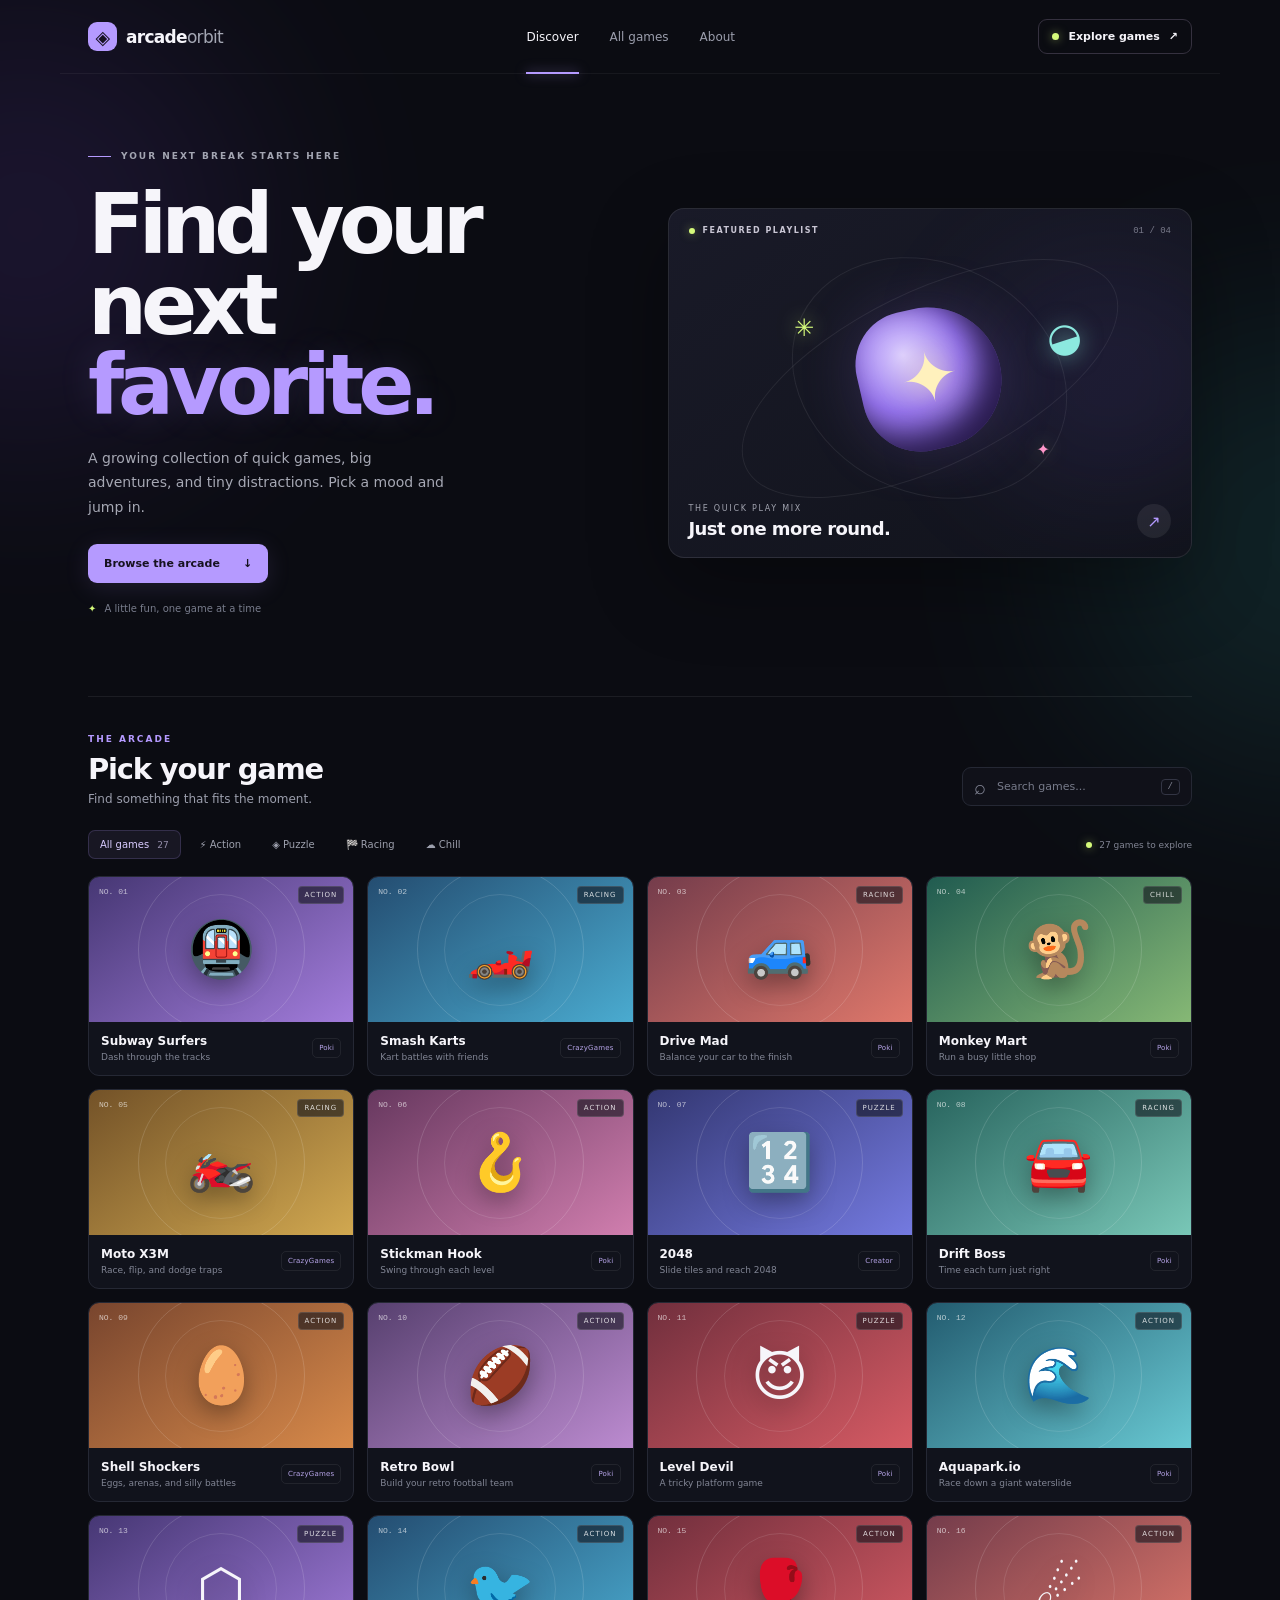
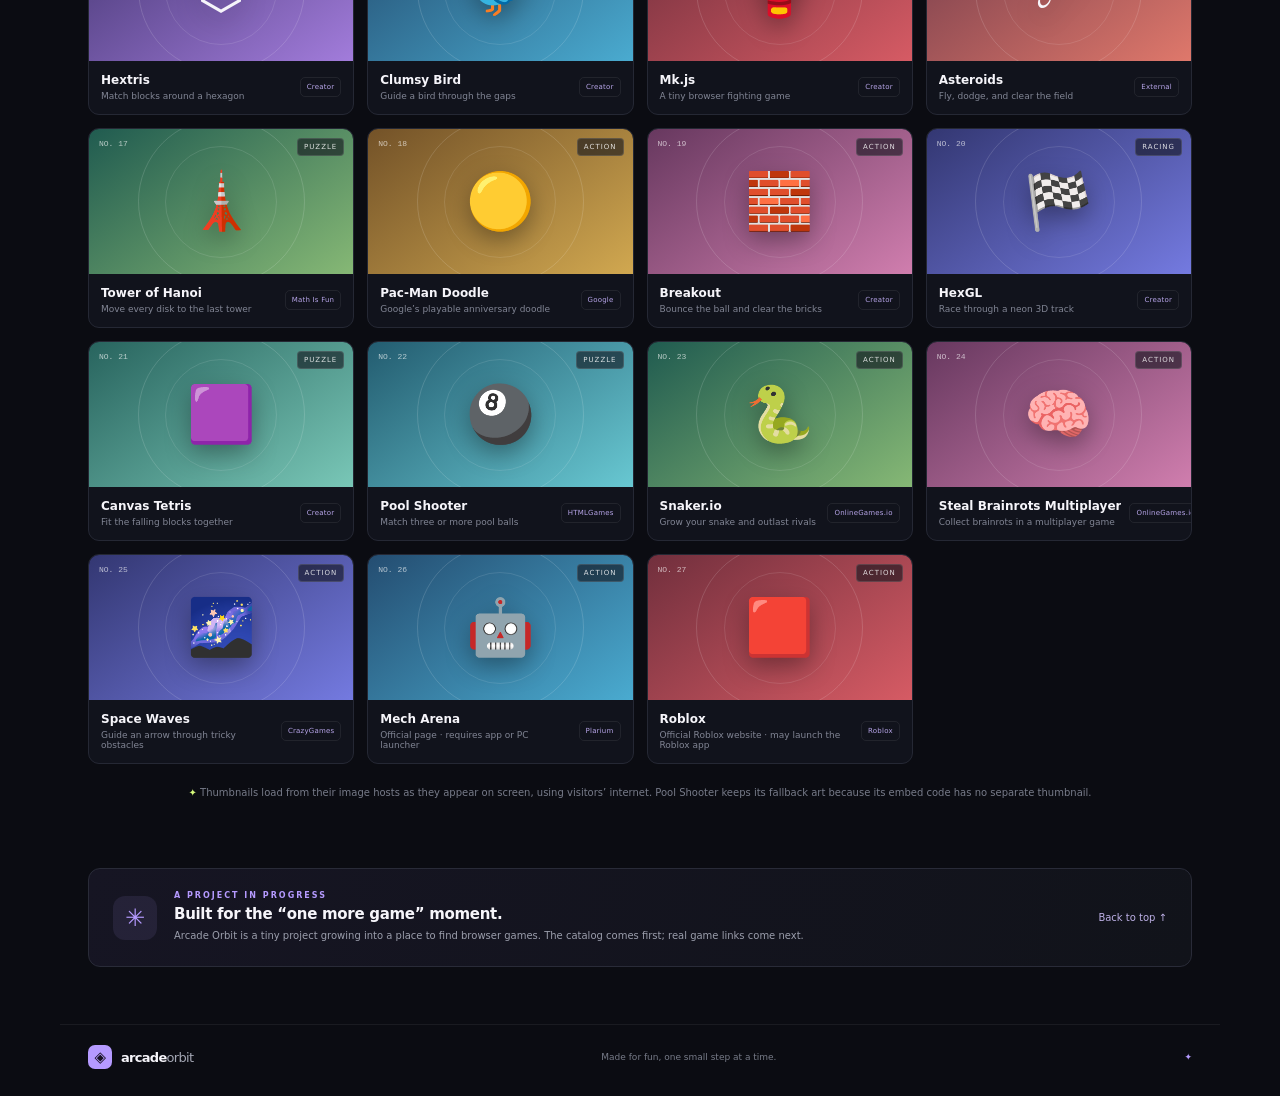
<file: index.html>
<!doctype html>
<html lang="en">
<head>
  <meta charset="utf-8">
  <meta name="viewport" content="width=device-width, initial-scale=1">
  <meta name="theme-color" content="#0b0c12">
  <title>Arcade Orbit — games for your next break</title>
  <link rel="stylesheet" href="style.css">
  <script src="app.js" defer></script>
</head>
<body>
  <div class="ambient ambient-a" aria-hidden="true"></div>
  <div class="ambient ambient-b" aria-hidden="true"></div>
  <header class="topbar">
    <a class="brand" href="#top" aria-label="Arcade Orbit home"><span class="brand-icon">◈</span><span>arcade<span class="brand-light">orbit</span></span></a>
    <nav class="main-nav" aria-label="Main navigation">
      <a class="nav-link active" href="#discover">Discover</a>
      <a class="nav-link" href="#library">All games</a>
      <a class="nav-link" href="#about">About</a>
    </nav>
    <a class="top-cta" href="#library"><span class="status-dot"></span> Explore games <span aria-hidden="true">↗</span></a>
  </header>

  <main id="top">
    <section class="hero" id="discover">
      <div class="hero-copy">
        <div class="kicker"><span class="kicker-line"></span> YOUR NEXT BREAK STARTS HERE</div>
        <h1>Find your<br>next <span>favorite.</span></h1>
        <p class="hero-text">A growing collection of quick games, big adventures, and tiny distractions. Pick a mood and jump in.</p>
        <a class="hero-button" href="#library">Browse the arcade <span aria-hidden="true">↓</span></a>
        <div class="hero-meta"><span>✦</span> A little fun, one game at a time</div>
      </div>
      <a class="feature-card" href="#library" aria-label="Browse featured games">
        <div class="feature-top"><span class="feature-label"><i></i> FEATURED PLAYLIST</span><span class="feature-count">01 / 04</span></div>
        <div class="feature-art" aria-hidden="true"><div class="feature-orbit orbit-a"></div><div class="feature-orbit orbit-b"></div><span class="feature-planet">✦</span><span class="feature-satellite">◒</span><span class="feature-spark spark-a">✳</span><span class="feature-spark spark-b">✦</span></div>
        <div class="feature-bottom"><div><p>THE QUICK PLAY MIX</p><h2>Just one more round.</h2></div><span class="round-arrow">↗</span></div>
      </a>
    </section>

    <section class="catalog" id="library">
      <div class="catalog-head">
        <div><p class="section-kicker">THE ARCADE</p><h2>Pick your game</h2><p class="catalog-subtitle">Find something that fits the moment.</p></div>
        <label class="search"><span aria-hidden="true">⌕</span><input id="search-input" type="search" placeholder="Search games..." autocomplete="off"><kbd>/</kbd></label>
      </div>

      <div class="catalog-tools"><div class="filters" role="group" aria-label="Filter games by category">
        <button class="filter active" data-filter="all">All games <span>27</span></button>
        <button class="filter" data-filter="action">⚡ Action</button>
        <button class="filter" data-filter="puzzle">◈ Puzzle</button>
        <button class="filter" data-filter="racing">🏁 Racing</button>
        <button class="filter" data-filter="chill">☁ Chill</button>
      </div><div class="sort-label"><span class="online-dot"></span> 27 games to explore</div></div>

      <div class="game-grid" id="game-grid" aria-live="polite"></div>
      <div class="empty-state" id="empty-state" hidden><span>🛸</span><h3>No games found</h3><p>Try a different search or category.</p></div>
      <p class="preview-note"><span>✦</span> Thumbnails load from their image hosts as they appear on screen, using visitors’ internet. Pool Shooter keeps its fallback art because its embed code has no separate thumbnail.</p>
    </section>

    <section class="about" id="about"><div class="about-mark">✳</div><div><p class="section-kicker">A PROJECT IN PROGRESS</p><h2>Built for the “one more game” moment.</h2><p>Arcade Orbit is a tiny project growing into a place to find browser games. The catalog comes first; real game links come next.</p></div><a href="#top" class="back-top">Back to top ↑</a></section>
  </main>

  <footer><a class="brand footer-brand" href="#top"><span class="brand-icon">◈</span><span>arcade<span class="brand-light">orbit</span></span></a><span>Made for fun, one small step at a time.</span><span class="footer-star">✦</span></footer>
</body>
</html>
</file>
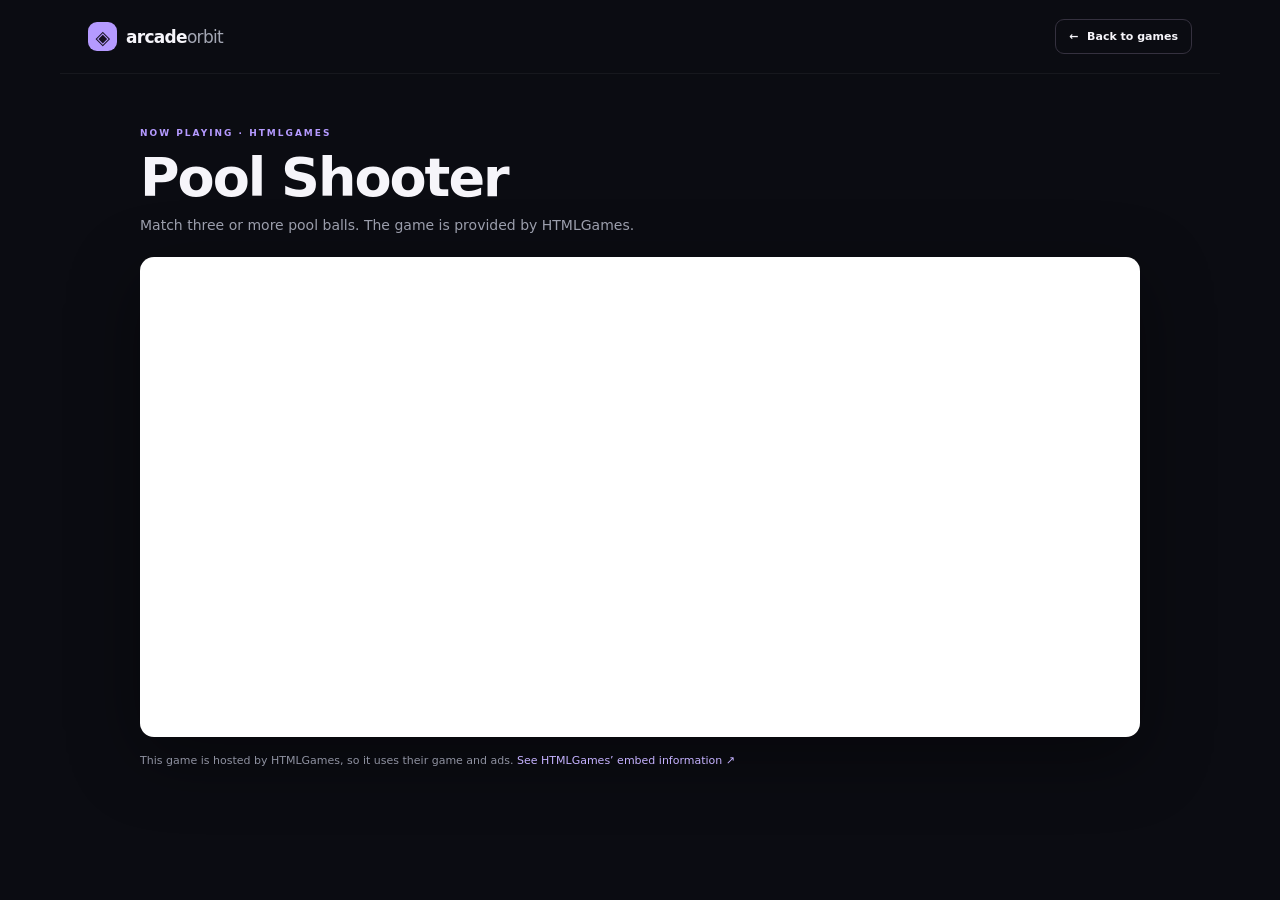
<file: pool-shooter.html>
<!doctype html>
<html lang="en">
<head>
  <meta charset="utf-8">
  <meta name="viewport" content="width=device-width, initial-scale=1">
  <meta name="theme-color" content="#0b0c12">
  <title>Pool Shooter — Arcade Orbit</title>
  <link rel="stylesheet" href="style.css">
</head>
<body class="player-page">
  <header class="topbar">
    <a class="brand" href="index.html" aria-label="Arcade Orbit home"><span class="brand-icon">◈</span><span>arcade<span class="brand-light">orbit</span></span></a>
    <a class="top-cta" href="index.html#library"><span aria-hidden="true">←</span> Back to games</a>
  </header>

  <main class="player-main">
    <p class="section-kicker">NOW PLAYING · HTMLGAMES</p>
    <h1>Pool Shooter</h1>
    <p class="player-intro">Match three or more pool balls. The game is provided by HTMLGames.</p>

    <div class="pool-game">
      <div><script src="https://cdn.htmlgames.com/embed.js?game=PoolShooter&amp;bgcolor=white"></script></div>
    </div>

    <p class="publisher-note">This game is hosted by HTMLGames, so it uses their game and ads. <a href="https://www.htmlgames.com/html5-games-for-your-site/?page=1" target="_blank" rel="noopener noreferrer">See HTMLGames’ embed information ↗</a></p>
  </main>
</body>
</html>
</file>
<file: style.css>
:root{color-scheme:dark;--bg:#0b0c12;--surface:#11131c;--surface-2:#171a26;--ink:#f6f5fa;--muted:#9b9eac;--dim:#696d7d;--line:#252834;--violet:#b59aff;--cyan:#8ce9df;--lime:#d5fa7b;--pink:#ff96ca}
*{box-sizing:border-box}
html{scroll-behavior:smooth;scroll-padding-top:90px}
body{margin:0;min-height:100vh;background:var(--bg);color:var(--ink);font-family:Inter,ui-sans-serif,system-ui,-apple-system,"Segoe UI",sans-serif;overflow-x:hidden}
a{color:inherit;text-decoration:none}
.ambient{position:absolute;width:450px;height:450px;filter:blur(110px);opacity:.12;pointer-events:none;border-radius:50%;z-index:-1}.ambient-a{top:0;left:-200px;background:#8f55ff}.ambient-b{top:320px;right:-250px;background:#36c8bb}
.topbar{height:74px;max-width:1160px;margin:auto;padding:0 28px;display:flex;align-items:center;justify-content:space-between;border-bottom:1px solid #ffffff0d}
.brand{display:inline-flex;align-items:center;gap:9px;font-weight:800;font-size:17px;letter-spacing:-.7px}.brand-icon{display:grid;place-items:center;width:29px;height:29px;border-radius:9px;background:var(--violet);color:#171222;font-size:19px}.brand-light{font-weight:500;color:#a4a7b4}
.main-nav{display:flex;gap:31px;height:100%;align-items:center}.nav-link{height:100%;display:grid;place-items:center;color:var(--muted);font-size:12px;position:relative;transition:color .18s}.nav-link:hover,.nav-link.active{color:var(--ink)}.nav-link.active:after{content:"";position:absolute;bottom:-1px;height:2px;left:0;right:0;background:var(--violet);box-shadow:0 0 12px #b59aff99}
.top-cta{display:flex;align-items:center;gap:9px;padding:10px 13px;border:1px solid #35313f;border-radius:9px;font-size:11px;font-weight:700;transition:border-color .2s,background .2s}.top-cta:hover{border-color:var(--violet);background:#b59aff12}.status-dot,.feature-label i,.online-dot{width:7px;height:7px;border-radius:50%;background:var(--lime);box-shadow:0 0 10px #d5fa7b88}
.hero{max-width:1104px;margin:auto;padding:77px 0 82px;display:grid;grid-template-columns:1fr 1fr;align-items:center;gap:55px}.kicker,.section-kicker{font-size:9px;letter-spacing:2px;color:#a3a5b2;font-weight:700}.kicker{display:flex;align-items:center;gap:10px;margin-bottom:24px}.kicker-line{height:1px;width:23px;background:var(--violet)}.hero h1{font-size:clamp(54px,7vw,83px);line-height:.97;letter-spacing:-6px;margin:0 0 19px;font-weight:750}.hero h1 span{color:var(--violet);text-shadow:0 0 36px #b59aff22}.hero-text{max-width:370px;margin:0;color:#a6a8b4;font-size:14px;line-height:1.75}.hero-button{display:inline-flex;align-items:center;gap:23px;margin-top:25px;padding:13px 16px;border-radius:9px;background:var(--violet);color:#16111f;font-size:11px;font-weight:800;box-shadow:0 5px 24px #b59aff20;transition:transform .18s,box-shadow .18s}.hero-button:hover{transform:translateY(-2px);box-shadow:0 9px 28px #b59aff50}.hero-meta{margin-top:20px;color:#787c8c;font-size:10px}.hero-meta span{color:var(--lime);margin-right:5px}
.feature-card{min-height:350px;border:1px solid #ffffff17;border-radius:16px;padding:17px 20px 18px;background:linear-gradient(145deg,#191a28,#11131b);position:relative;overflow:hidden;box-shadow:0 26px 80px #0005;transition:transform .22s,border-color .22s}.feature-card:hover{transform:translateY(-4px);border-color:#b59aff66}.feature-card:before{content:"";position:absolute;width:280px;height:240px;right:-60px;top:48px;background:#845dff18;filter:blur(60px);border-radius:50%}.feature-top,.feature-bottom{position:relative;z-index:2;display:flex;justify-content:space-between;align-items:center}.feature-label{display:flex;align-items:center;gap:8px;color:#c9c6d4;font-size:8px;letter-spacing:1.5px;font-weight:800}.feature-label i{display:block;width:6px;height:6px}.feature-count{color:#777989;font:9px ui-monospace,monospace}.feature-art{position:absolute;inset:47px 0 56px;display:grid;place-items:center;overflow:hidden}.feature-orbit{position:absolute;border:1px solid #ffffff13;border-radius:50%;transform:rotate(-26deg)}.orbit-a{width:410px;height:175px}.orbit-b{width:285px;height:230px;transform:rotate(26deg)}.feature-planet{display:grid;place-items:center;width:142px;height:142px;border-radius:42% 58% 54% 46%;background:radial-gradient(circle at 35% 30%,#dcceff,#9573ed 42%,#42316c 100%);color:#fff1bd;font-size:70px;text-shadow:0 0 35px #ffedb9;box-shadow:0 0 60px #9b73f533, inset -14px -15px 30px #291b4f;transform:rotate(-13deg);animation:float 5s ease-in-out infinite}.feature-satellite{position:absolute;right:21%;top:24%;font-size:40px;color:var(--cyan);text-shadow:0 0 22px #8ce9df88;transform:rotate(-18deg)}.feature-spark{position:absolute;color:var(--lime);text-shadow:0 0 20px #d5fa7b99}.spark-a{left:24%;top:24%;font-size:24px}.spark-b{right:27%;bottom:17%;font-size:16px;color:var(--pink)}.feature-bottom{position:absolute;left:20px;right:20px;bottom:18px}.feature-bottom p{margin:0 0 5px;color:#a1a3af;font-size:8px;letter-spacing:1.7px}.feature-bottom h2{margin:0;font-size:18px;letter-spacing:-.6px}.round-arrow{display:grid;place-items:center;width:34px;height:34px;border-radius:50%;background:#ffffff12;color:var(--violet);font-size:16px}
@keyframes float{0%,100%{transform:translateY(0) rotate(-13deg)}50%{transform:translateY(-8px) rotate(-9deg)}}
.catalog{max-width:1104px;margin:0 auto;padding:37px 0 70px;border-top:1px solid #ffffff12}.catalog-head{display:flex;align-items:end;justify-content:space-between;gap:20px}.section-kicker{margin:0 0 8px;color:var(--violet)}.catalog-head h2{font-size:29px;letter-spacing:-1.2px;margin:0}.catalog-subtitle{font-size:12px;color:var(--muted);margin:6px 0 0}.search{height:39px;width:230px;display:flex;align-items:center;gap:9px;padding:0 11px;border:1px solid var(--line);border-radius:9px;background:#101119;color:#858898}.search:focus-within{border-color:#b59aff88;box-shadow:0 0 0 3px #b59aff14}.search>span{font-size:20px;line-height:1}.search input{min-width:0;flex:1;background:transparent;border:0;outline:0;color:var(--ink);font-family:inherit;font-size:11px}.search input::placeholder{color:#777b8a}.search kbd{padding:2px 6px;border:1px solid #333544;border-radius:4px;color:#818493;font-size:9px}
.catalog-tools{display:flex;justify-content:space-between;align-items:center;margin:24px 0 17px;gap:15px}.filters{display:flex;gap:7px;flex-wrap:wrap}.filter{display:flex;align-items:center;gap:8px;padding:8px 11px;border:1px solid transparent;border-radius:7px;background:transparent;color:#9da0ad;font-family:inherit;font-size:10px;cursor:pointer;transition:color .18s,border-color .18s,background .18s}.filter:hover{color:var(--ink);background:#ffffff08}.filter.active{border-color:#b59aff2e;background:#b59aff13;color:#d9ccff}.filter span{color:#9790ad;font-size:9px}.sort-label{display:flex;align-items:center;gap:7px;white-space:nowrap;color:#818493;font-size:9px}.online-dot{width:6px;height:6px}
.game-grid{display:grid;grid-template-columns:repeat(4,minmax(0,1fr));gap:13px}.game-card{display:block;min-width:0;overflow:hidden;border:1px solid #252834;border-radius:11px;background:var(--surface);transition:transform .2s,border-color .2s,box-shadow .2s}.game-card:hover{transform:translateY(-4px);border-color:#6f618b;box-shadow:0 12px 27px #0005}.game-art{height:145px;position:relative;display:grid;place-items:center;overflow:hidden;isolation:isolate}.game-art:before{content:"";position:absolute;width:165px;height:165px;border:1px solid #ffffff24;border-radius:50%;z-index:-1}.game-art:after{content:"";position:absolute;width:110px;height:110px;border:1px solid #ffffff1c;border-radius:50%;z-index:-1}.art-symbol{font-size:55px;filter:drop-shadow(0 9px 12px #0005);transition:transform .2s}.game-card:hover .art-symbol{transform:scale(1.12) rotate(-5deg)}.game-index{position:absolute;top:10px;left:10px;color:#ffffffa8;font:8px ui-monospace,monospace}.game-type{position:absolute;right:9px;top:9px;padding:4px 6px;border:1px solid #ffffff20;border-radius:4px;background:#11131c99;color:#ffffffd5;font-size:7px;letter-spacing:1px}.game-info{display:flex;align-items:center;justify-content:space-between;padding:12px 12px 13px;gap:8px}.game-info h3{overflow:hidden;margin:0 0 4px;text-overflow:ellipsis;white-space:nowrap;font-size:12px;font-weight:700}.game-info p{margin:0;color:#818594;font-size:9px}.source-badge{flex:0 0 auto;padding:5px 6px;border:1px solid #ffffff12;border-radius:5px;color:#b7a5e9;font-size:7px;letter-spacing:.2px}
.tone-violet{background:linear-gradient(145deg,#463774,#a27cdb)}.tone-blue{background:linear-gradient(145deg,#244d71,#4aabd0)}.tone-coral{background:linear-gradient(145deg,#743c4b,#df786b)}.tone-green{background:linear-gradient(145deg,#205b50,#86b875)}.tone-gold{background:linear-gradient(145deg,#735228,#d1a850)}.tone-pink{background:linear-gradient(145deg,#67385f,#d07eae)}.tone-indigo{background:linear-gradient(145deg,#333772,#747ae0)}.tone-mint{background:linear-gradient(145deg,#28645e,#79c7b7)}.tone-orange{background:linear-gradient(145deg,#78452e,#d88a4a)}.tone-lilac{background:linear-gradient(145deg,#57406f,#bc8bd0)}.tone-red{background:linear-gradient(145deg,#712f3d,#d65b64)}.tone-cyan{background:linear-gradient(145deg,#235c70,#68c8d2)}
.game-art.has-thumbnail .game-thumbnail{position:absolute;inset:0;width:100%;height:100%;object-fit:cover;z-index:0}.game-art.has-thumbnail:before{display:none}.game-art.has-thumbnail:after{inset:0;width:auto;height:auto;border:0;border-radius:0;background:linear-gradient(180deg,#07081100 34%,#08090fc7 100%);z-index:1}.game-art.has-thumbnail .game-index,.game-art.has-thumbnail .game-type{z-index:2}.game-art.has-thumbnail .art-symbol{display:none}
.empty-state{text-align:center;padding:60px 15px;color:var(--muted)}.empty-state span{font-size:38px}.empty-state h3{margin:10px 0 5px;color:var(--ink)}.empty-state p{margin:0;font-size:12px}.preview-note{margin:23px 0 0;color:#777b89;font-size:10px;text-align:center}.preview-note span{color:var(--lime)}
.about{max-width:1104px;margin:0 auto 57px;padding:22px 24px;display:flex;align-items:center;gap:17px;border:1px solid #292b38;border-radius:12px;background:linear-gradient(110deg,#161523,#11131a)}.about-mark{flex:0 0 auto;display:grid;place-items:center;width:44px;height:44px;border-radius:12px;background:#b59aff18;color:var(--violet);font-size:24px}.about .section-kicker{font-size:8px;margin-bottom:5px}.about h2{margin:0;font-size:15px;letter-spacing:-.3px}.about p:not(.section-kicker){margin:5px 0 0;color:var(--muted);font-size:10px;line-height:1.6}.back-top{margin-left:auto;white-space:nowrap;color:#bdb0e6;font-size:10px}.back-top:hover{color:#fff}
footer{max-width:1160px;margin:auto;padding:20px 28px 27px;border-top:1px solid #ffffff10;display:flex;align-items:center;justify-content:space-between;color:#777b88;font-size:9px}.footer-brand{color:var(--ink);font-size:13px}.footer-brand .brand-icon{width:24px;height:24px;font-size:15px;border-radius:7px}.footer-star{color:var(--violet)}
[hidden]{display:none!important}
.player-main{width:min(100% - 40px,1000px);margin:54px auto 70px}.player-main h1{margin:8px 0;font-size:clamp(34px,6vw,54px);letter-spacing:-2px}.player-intro{margin:0 0 24px;color:var(--muted);font-size:14px}.pool-game{min-height:480px;display:grid;place-items:center;overflow:hidden;padding:14px;border:1px solid #ffffff20;border-radius:14px;background:#fff;box-shadow:0 20px 70px #0006}.pool-game>div{width:100%;max-width:960px}.pool-game iframe{display:block;width:100%;max-width:100%;border:0}.publisher-note{margin:15px 0;color:#8e91a0;font-size:11px;line-height:1.6}.publisher-note a{color:#c5b2ff}.publisher-note a:hover{color:#fff}
@media(max-width:1160px){.hero,.catalog,.about{margin-left:28px;margin-right:28px}}
@media(max-width:760px){.topbar{padding:0 18px}.main-nav{gap:15px}.top-cta{font-size:0;gap:7px}.top-cta .status-dot,.top-cta span:last-child{font-size:12px}.hero{margin:0 20px;padding:55px 0 55px;grid-template-columns:1fr;gap:32px}.hero h1{font-size:67px}.hero-text{max-width:450px}.feature-card{min-height:310px}.catalog{margin:0 20px;padding-top:30px}.game-grid{grid-template-columns:repeat(3,minmax(0,1fr))}.game-art{height:130px}.catalog-tools{align-items:flex-start;flex-direction:column}.about{margin:0 20px 40px}}
@media(max-width:520px){.topbar{height:65px}.brand{font-size:15px}.brand-icon{width:26px;height:26px}.main-nav{gap:12px}.nav-link{font-size:10px}.top-cta{padding:8px}.hero h1{font-size:58px;letter-spacing:-4px}.feature-card{min-height:270px}.catalog-head{align-items:stretch;flex-direction:column}.catalog-head h2{font-size:26px}.search{width:100%}.game-grid{grid-template-columns:repeat(2,minmax(0,1fr));gap:10px}.game-art{height:120px}.art-symbol{font-size:47px}.game-info{padding:10px}.game-info h3{font-size:11px}.game-info p{font-size:8px}.source-badge{font-size:6px}.about{padding:16px;align-items:flex-start}.about-mark{width:36px;height:36px;font-size:20px}.back-top{display:none}footer{padding-left:19px;padding-right:19px;flex-wrap:wrap;gap:8px}footer>span:nth-child(2){order:3;width:100%}}
@media(max-width:520px){.player-main{width:min(100% - 28px,1000px);margin:36px auto 48px}.pool-game{min-height:360px;padding:8px}}
@media(prefers-reduced-motion:reduce){*,*::before,*::after{scroll-behavior:auto!important;animation-duration:.01ms!important;animation-iteration-count:1!important;transition-duration:.01ms!important}}
</file>
